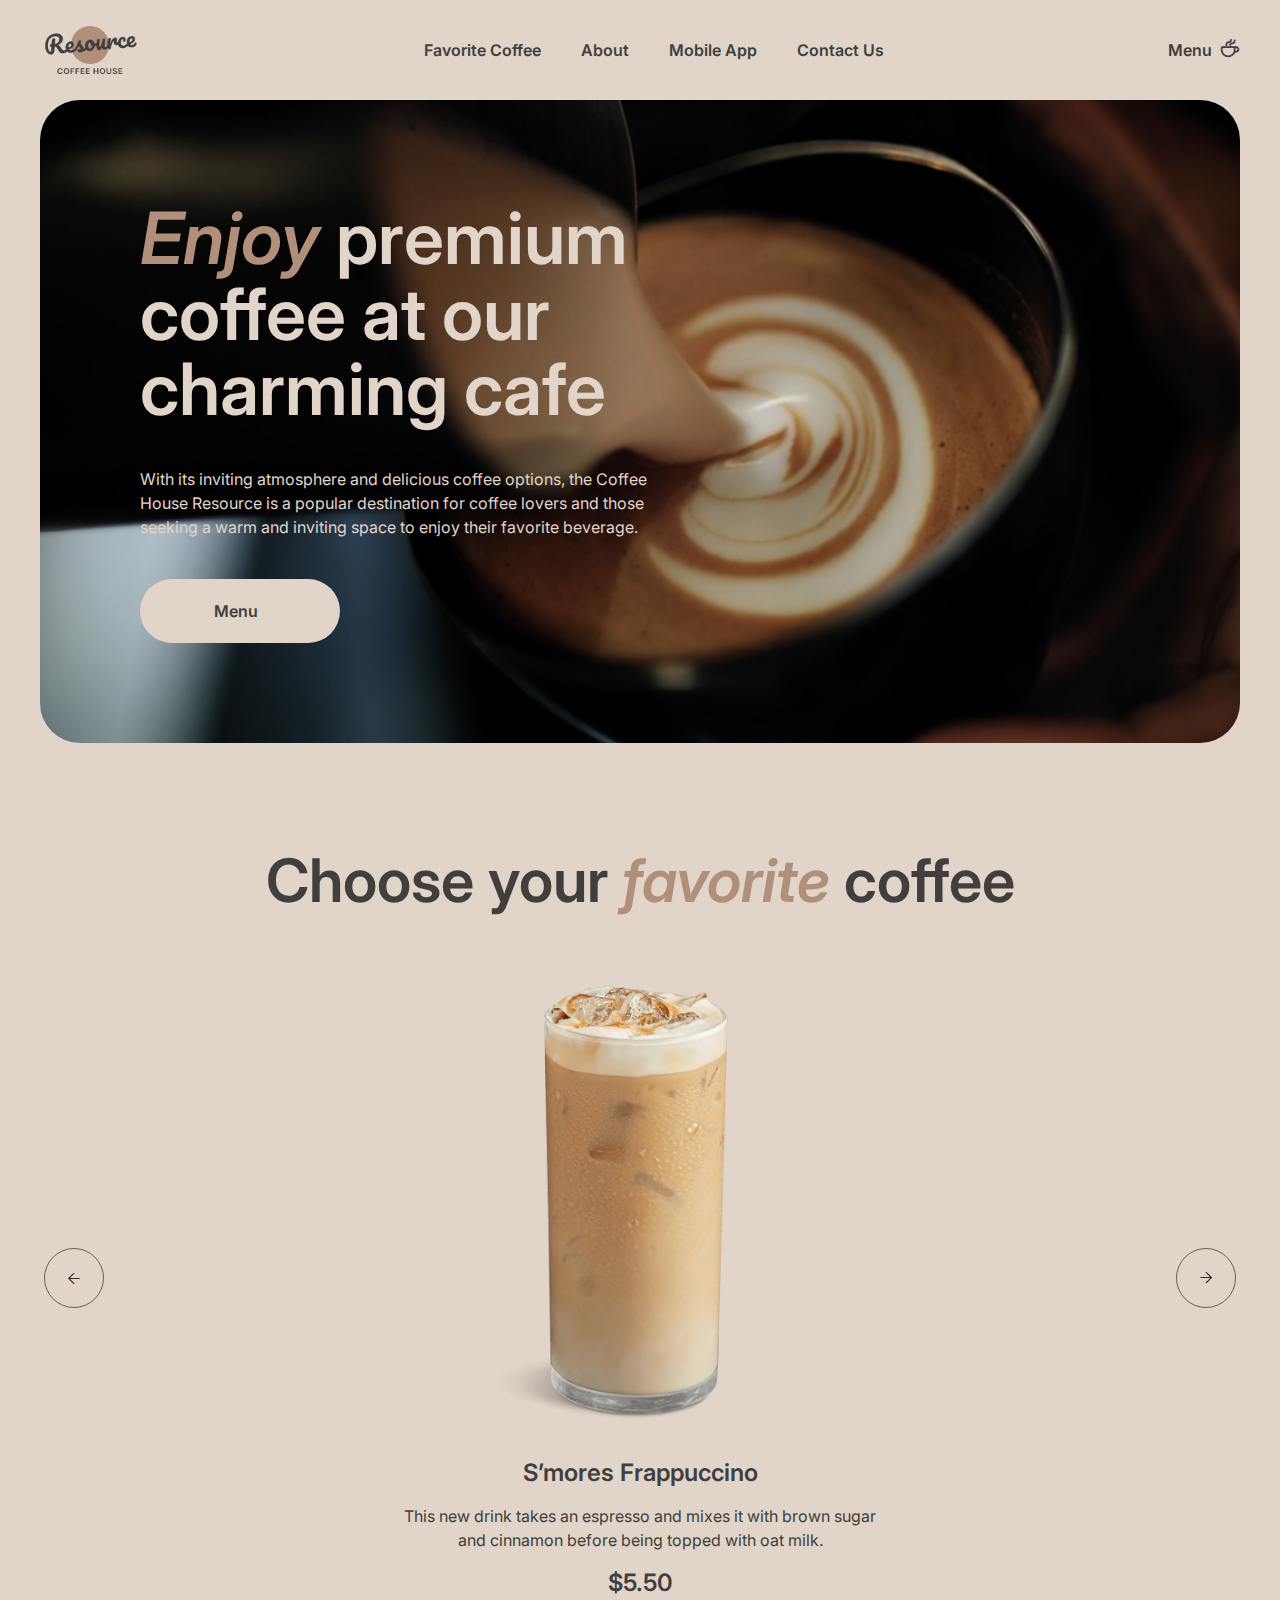
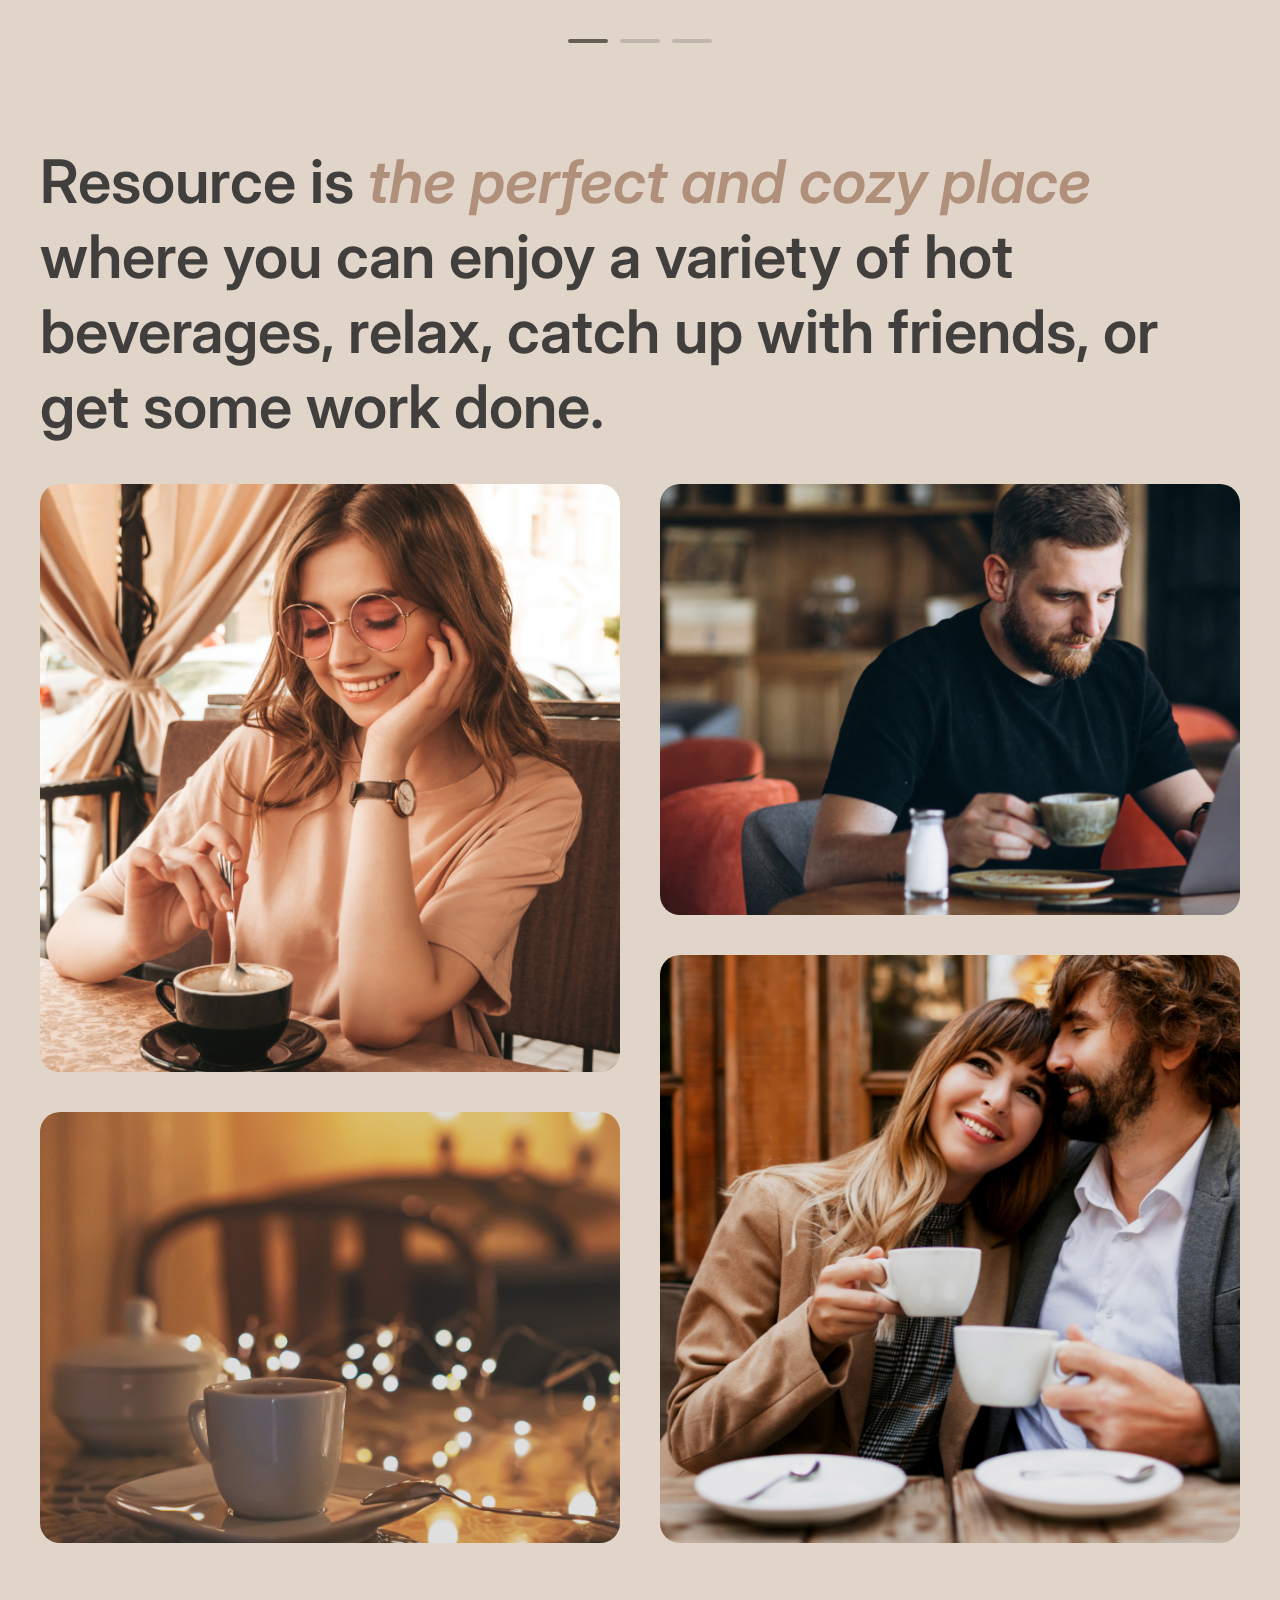
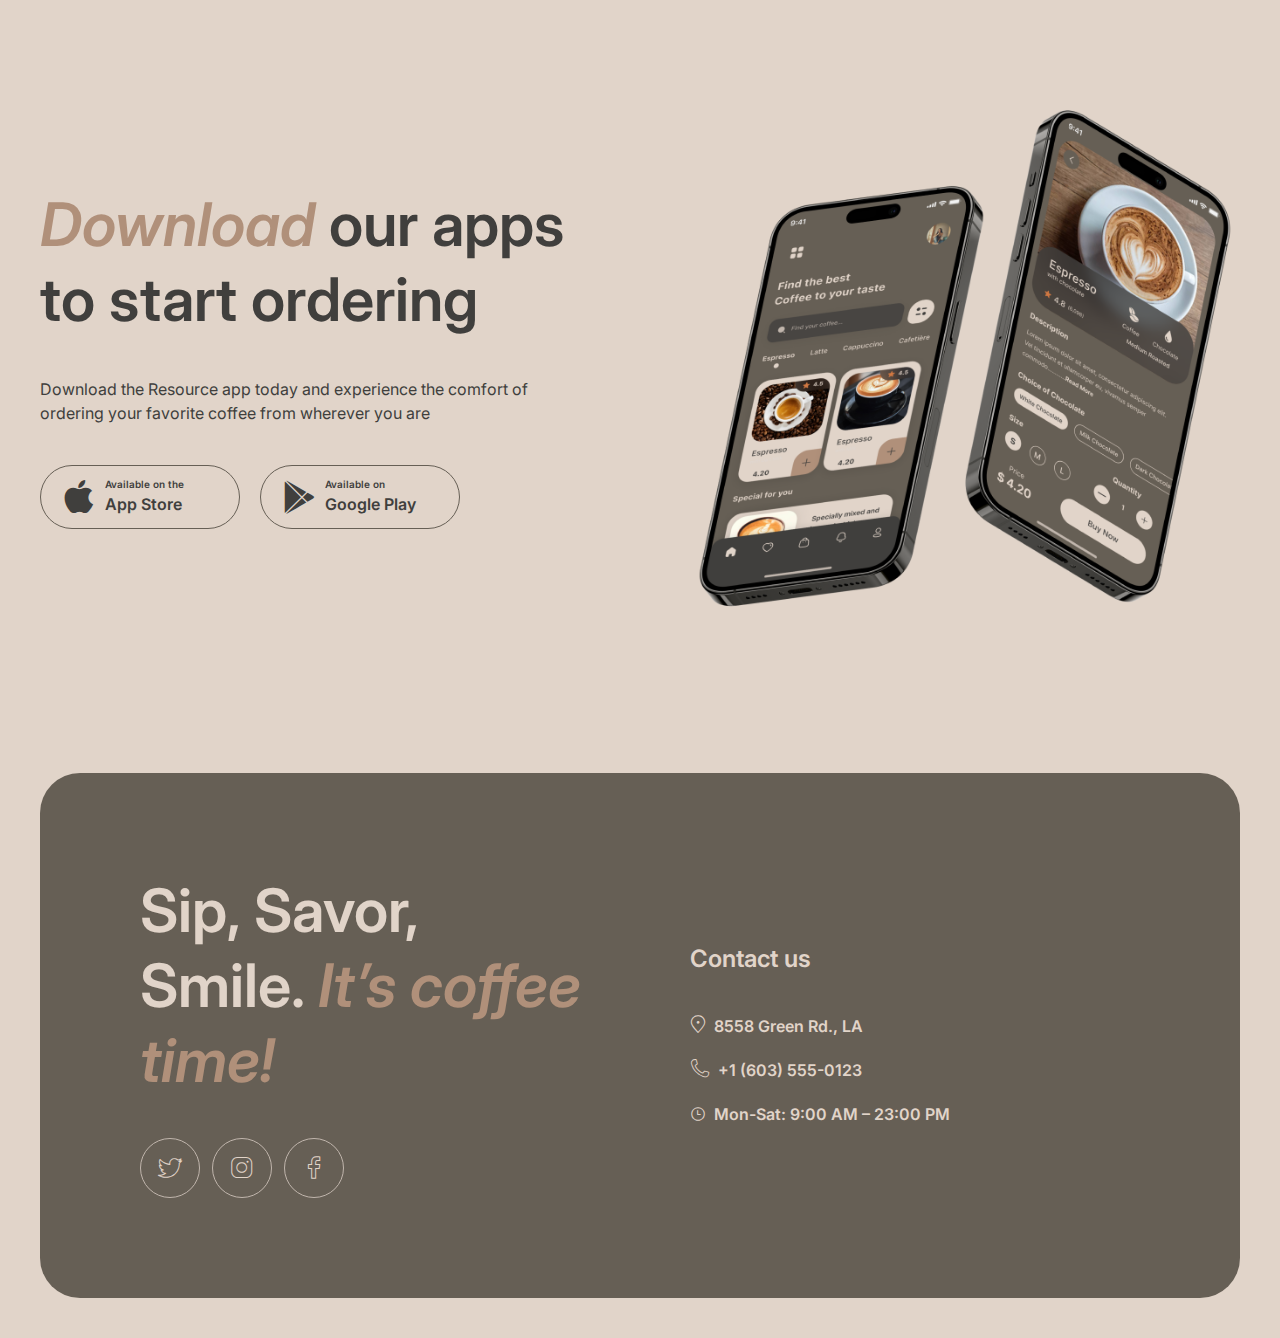
<file: index.html>
<!DOCTYPE html>
<html lang="en">
   <head>
      <meta charset="UTF-8" />
      <meta name="viewport" content="width=device-width, initial-scale=1.0" />

      <!-- Meta tags -->
      <!-- Primary Meta Tags -->
      <meta
         name="title"
         content="Welcome to Coffee House - Your Cozy Coffee Retreat"
      />
      <meta
         name="description"
         content="Discover the perfect blend of coffee and comfort at Coffee House. Enjoy our cozy atmosphere, friendly service, and a variety of delicious coffee drinks. Visit us today!"
      />

      <!-- Open Graph / Facebook -->
      <meta property="og:type" content="website" />
      <meta
         property="og:url"
         content="https://rolling-scopes-school.github.io/abduazimkhoja-JSFE2023Q4/coffee-house/index.html"
      />
      <meta
         property="og:title"
         content="Welcome to Coffee House - Your Cozy Coffee Retreat"
      />
      <meta
         property="og:description"
         content="Discover the perfect blend of coffee and comfort at Coffee House. Enjoy our cozy atmosphere, friendly service, and a variety of delicious coffee drinks. Visit us today!"
      />
      <meta
         property="og:image"
         content="https://i.postimg.cc/gjDC6rtw/coffee-house-1600-800-HOME-minify.png"
      />

      <!-- Twitter -->
      <meta property="twitter:card" content="summary_large_image" />
      <meta
         property="twitter:domain"
         content="rolling-scopes-school.github.io"
      />
      <meta
         property="twitter:url"
         content="https://rolling-scopes-school.github.io/abduazimkhoja-JSFE2023Q4/coffee-house/index.html"
      />
      <meta
         property="twitter:title"
         content="Welcome to Coffee House - Your Cozy Coffee Retreat"
      />
      <meta
         property="twitter:description"
         content="Discover the perfect blend of coffee and comfort at Coffee House. Enjoy our cozy atmosphere, friendly service, and a variety of delicious coffee drinks. Visit us today!"
      />
      <meta
         property="twitter:image"
         content="https://i.postimg.cc/gjDC6rtw/coffee-house-1600-800-HOME-minify.png"
      />

      <meta
         name="keywords"
         content="Coffee shop, Best coffee, Coffee drinks, Espresso, Specialty coffee, Cozy coffee shop, Coffee menu, Latte, Cappuccino, Freshly brewed coffee, Coffee lovers, Coffee retreat, Barista, Local coffee shop, Coffee and pastries, Coffee beans, Friendly service, Comfortable atmosphere, Coffee experience"
      />
      <meta name="robots" content="index, follow" />
      <meta http-equiv="Content-Type" content="text/html; charset=utf-8" />
      <meta name="language" content="English" />
      <meta name="author" content="Abduazimkhoja" />
      <!-- Meta tags -->

      <link rel="stylesheet" href="./css/style.css" />
      <link rel="icon" type="image/x-icon" href="./img/icons/favicon.svg" />

      <title>Coffee House</title>
   </head>

   <body>
      <div class="container">
         <header class="header flex-row">
            <a href="index.html">
               <img
                  class="logo"
                  src="./img/icons/logo.png"
                  alt="coffee house logotype"
               />
            </a>

            <nav class="nav">
               <ul class="nav__list flex-row">
                  <li class="nav__item">
                     <a href="#favorite" class="link dark nav__link"
                        >Favorite coffee</a
                     >
                  </li>
                  <li class="nav__item">
                     <a href="#about" class="link dark nav__link">About</a>
                  </li>
                  <li class="nav__item">
                     <a href="#app" class="link dark nav__link">Mobile App</a>
                  </li>
                  <li class="nav__item">
                     <a href="#contact" class="link dark nav__link"
                        >Contact Us</a
                     >
                  </li>
                  <li class="nav__item-menu">
                     <a href="menu.html" class="header__link-menu link dark"
                        >menu<i class="icon-cup"></i
                     ></a>
                  </li>
               </ul>
            </nav>

            <a href="menu.html" class="header__link-menu link dark none-768"
               >menu<i class="icon-cup"></i
            ></a>
            <button class="button-burger"></button>
         </header>
         <main class="main">
            <section id="intro" class="intro mb-extra-lg">
               <div class="intro__content">
                  <h1 class="text-light">
                     <span class="accent">Enjoy</span> premium coffee at our
                     charming cafe
                  </h1>
                  <p class="text-light">
                     With its inviting atmosphere and delicious coffee options,
                     the Coffee House Resource is a popular destination for
                     coffee lovers and those seeking a warm and inviting space
                     to enjoy their favorite beverage.
                  </p>
                  <a href="menu.html" class="button button-primary"
                     >Menu<i class="button-primary__icon icon-cup"></i
                  ></a>
               </div>
            </section>

            <section id="favorite" class="favorite">
               <h2 class="text-center mb-lg">
                  Choose your <span class="accent"> favorite </span> coffee
               </h2>
               <div class="slider flex-row">
                  <button
                     id="slider-prev"
                     class="slider__button button-circle dark left none-500"
                  >
                     <i class="icon-arrow"></i>
                  </button>

                  <div class="slider__content">
                     <ul class="slider__list"></ul>
                  </div>

                  <button
                     id="slider-next"
                     class="slider__button button-circle dark none-500"
                  >
                     <i class="icon-arrow"></i>
                  </button>
               </div>
               <div id="dots" class="flex-center slider__dots">
                  <button name="0" class="slider__dot dark active"></button>
                  <button name="1" class="slider__dot dark"></button>
                  <button name="2" class="slider__dot dark"></button>
               </div>
            </section>

            <section id="about" class="about mb-extra-lg">
               <h2 class="mb-lg">
                  Resource is
                  <span class="accent">the perfect and cozy place</span> where
                  you can enjoy a variety of hot beverages, relax, catch up with
                  friends, or get some work done.
               </h2>
               <div class="about__content">
                  <div class="about__block one">
                     <img
                        src="./img/about/about-1.jpg"
                        alt=""
                        class="zoom-image"
                     />
                  </div>
                  <div class="about__block two none-768">
                     <img
                        src="./img/about/about-2.jpg"
                        alt=""
                        class="zoom-image"
                     />
                  </div>
                  <div class="about__block three none-768">
                     <img
                        src="./img/about/about-3.jpg"
                        alt=""
                        class="zoom-image"
                     />
                  </div>
                  <div class="about__block four">
                     <img
                        src="./img/about/about-4.jpg"
                        alt=""
                        class="zoom-image"
                     />
                  </div>
               </div>
            </section>
            <section id="app" class="app mb-extra-lg">
               <div class="app__block flex-column">
                  <h2>
                     <span class="accent">Download</span>
                     our apps to start ordering
                  </h2>
                  <p>
                     Download the Resource app today and experience the comfort
                     of ordering your favorite coffee from wherever you are
                  </p>
                  <div class="app__buttons flex">
                     <a href="" class="button button-app">
                        <i class="button-app__icon icon-app-store"></i>
                        <div class="button-app__block">
                           <p class="button-app__text">Available on the</p>
                           <p class="button-app__name">App Store</p>
                        </div>
                     </a>

                     <a href="" class="button button-app">
                        <i class="button-app__icon icon-google-play"></i>
                        <div class="button-app__block">
                           <p class="button-app__text">Available on</p>
                           <p class="button-app__name">Google Play</p>
                        </div>
                     </a>
                  </div>
               </div>
               <div class="app__block">
                  <img src="./img/other/mobile.png" alt="" class="app__image" />
               </div>
            </section>
         </main>

         <footer id="contact" class="footer flex-row">
            <div class="footer__block">
               <h2 class="text-light mb-lg">
                  Sip, Savor, Smile.
                  <span class="accent">It’s coffee time!</span>
               </h2>
               <div class="footer__social flex-row">
                  <button class="button-circle light">
                     <i class="footer__icon icon-twitter"></i>
                  </button>
                  <button class="button-circle light">
                     <i class="footer__icon icon-instagram"></i>
                  </button>
                  <button class="button-circle light">
                     <i class="footer__icon icon-facebook"></i>
                  </button>
               </div>
            </div>
            <div class="footer__block text-light">
               <h3 class="mb-lg">Contact us</h3>
               <div class="footer__contact">
                  <a
                     href="https://maps.app.goo.gl/hq517kF1DYsAXYRj6"
                     class="link light"
                     ><i class="icon-location"></i>8558 Green Rd., LA</a
                  >
                  <a href="tel:+16035550123" class="link light"
                     ><i class="icon-phone"></i>+1 (603) 555-0123</a
                  >
                  <p class="text flex-row gap-sm">
                     <i class="icon-time"></i>Mon-Sat: 9:00 AM – 23:00 PM
                  </p>
               </div>
            </div>
         </footer>
      </div>

      <script type="module" src="./js/home.js"></script>
   </body>
</html>
</file>
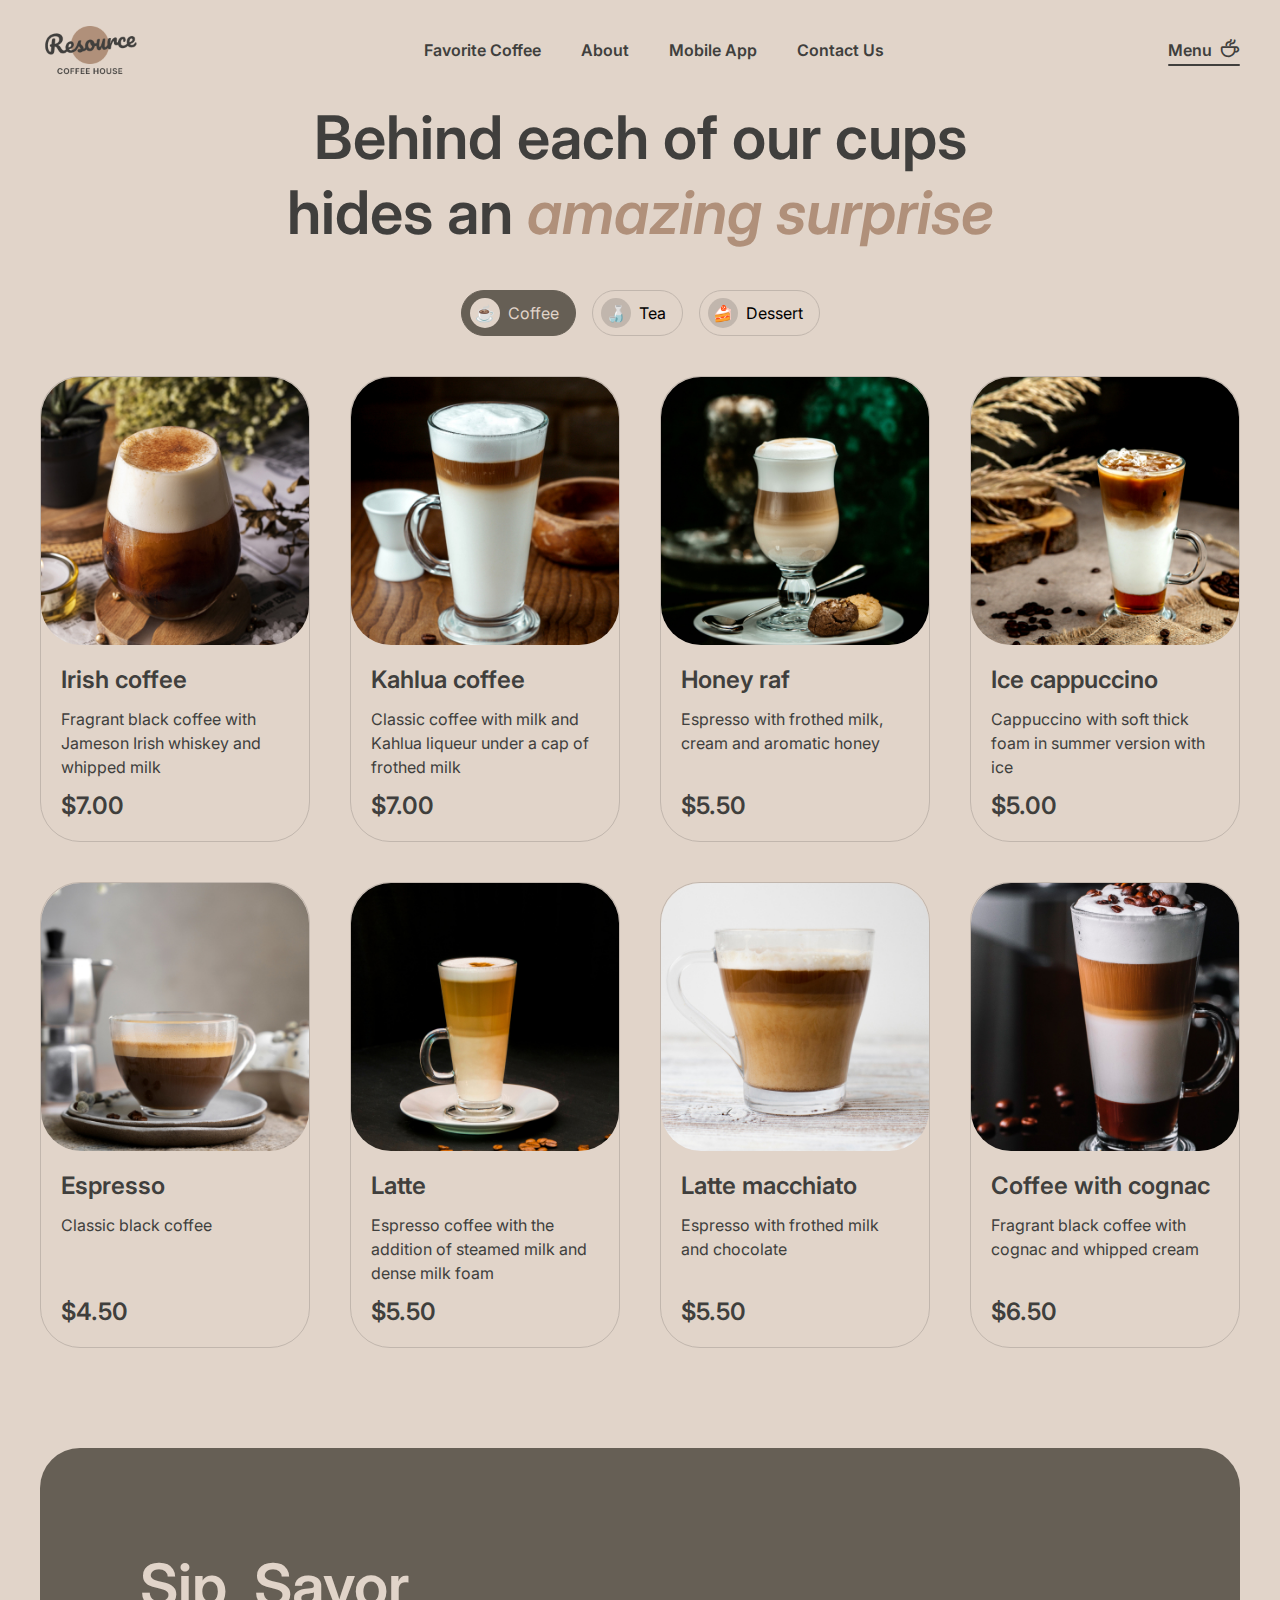
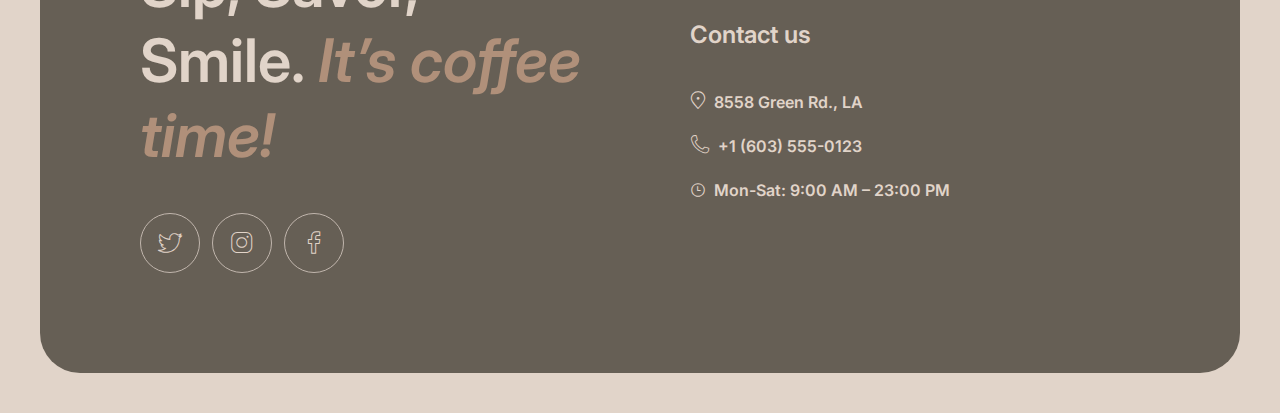
<file: menu.html>
<!DOCTYPE html>
<html lang="en">
   <head>
      <meta charset="UTF-8" />
      <meta name="viewport" content="width=device-width, initial-scale=1.0" />

      <!-- Primary Meta Tags -->
      <title>Coffee House</title>
      <meta
         name="title"
         content="Coffee House Menu - Explore Our Delicious Coffee Selection"
      />
      <meta
         name="description"
         content="Browse the Coffee House menu to find your favorite coffee drinks. From classic espressos to unique specialty brews, we have something for every coffee lover. See our full menu now!"
      />

      <!-- Open Graph / Facebook -->
      <meta property="og:type" content="website" />
      <meta
         property="og:url"
         content="https://rolling-scopes-school.github.io/abduazimkhoja-JSFE2023Q4/coffee-house/index.html"
      />
      <meta
         property="og:title"
         content="Coffee House Menu - Explore Our Delicious Coffee Selection"
      />
      <meta
         property="og:description"
         content="Browse the Coffee House menu to find your favorite coffee drinks. From classic espressos to unique specialty brews, we have something for every coffee lover. See our full menu now!"
      />
      <meta
         property="og:image"
         content="https://i.postimg.cc/gjDC6rtw/coffee-house-1600-800-HOME-minify.png"
      />

      <!-- Twitter -->
      <meta property="twitter:card" content="summary_large_image" />
      <meta
         property="twitter:domain"
         content="rolling-scopes-school.github.io"
      />
      <meta
         property="twitter:url"
         content="https://rolling-scopes-school.github.io/abduazimkhoja-JSFE2023Q4/coffee-house/index.html"
      />
      <meta
         property="twitter:title"
         content="Coffee House Menu - Explore Our Delicious Coffee Selection"
      />
      <meta
         property="twitter:description"
         content="Browse the Coffee House menu to find your favorite coffee drinks. From classic espressos to unique specialty brews, we have something for every coffee lover. See our full menu now!"
      />
      <meta
         property="twitter:image"
         content="https://i.postimg.cc/gjDC6rtw/coffee-house-1600-800-HOME-minify.png"
      />

      <meta
         name="keywords"
         content="Coffee shop, Best coffee, Coffee drinks, Espresso, Specialty coffee, Cozy coffee shop, Coffee menu, Latte, Cappuccino, Freshly brewed coffee, Coffee lovers, Coffee retreat, Barista, Local coffee shop, Coffee and pastries, Coffee beans, Friendly service, Comfortable atmosphere, Coffee experience"
      />
      <meta name="robots" content="index, follow" />
      <meta http-equiv="Content-Type" content="text/html; charset=utf-8" />
      <meta name="language" content="English" />
      <meta name="author" content="Abduazimkhoja" />

      <link rel="stylesheet" href="./css/style.css" />
      <link rel="icon" type="image/x-icon" href="./img/icons/favicon.svg" />

      <title>Menu</title>
   </head>

   <body>
      <dialog id="productModal" class="modal"></dialog>
      <div class="container">
         <header class="header flex-row">
            <a href="index.html">
               <img
                  class="logo"
                  src="./img/icons/logo.png"
                  alt="coffee house logotype"
               />
            </a>

            <nav class="nav">
               <ul class="nav__list flex-row">
                  <li class="nav__item">
                     <a href="index.html#favorite" class="link dark nav__link"
                        >Favorite coffee</a
                     >
                  </li>
                  <li class="nav__item">
                     <a href="index.html#about" class="link dark nav__link"
                        >About</a
                     >
                  </li>
                  <li class="nav__item">
                     <a href="index.html#app" class="link dark nav__link"
                        >Mobile App</a
                     >
                  </li>
                  <li class="nav__item">
                     <a href="#contact" class="link dark nav__link"
                        >Contact Us</a
                     >
                  </li>
                  <li class="nav__item-menu">
                     <a
                        href="menu.html"
                        class="header__link-menu link dark active"
                        >menu<i class="icon-cup"></i
                     ></a>
                  </li>
               </ul>
            </nav>

            <a
               href="menu.html"
               class="header__link-men active link dark none-768"
               >menu<i class="icon-cup"></i
            ></a>
            <button class="button-burger"></button>
         </header>

         <main class="main">
            <section class="product mb-extra-lg">
               <h2 class="main__title">
                  Behind each of our cups hides an
                  <span class="accent">amazing surprise</span>
               </h2>
               <div class="product__filter flex-row">
                  <button name="coffee" class="product__tab button-tab active">
                     <i class="button-tab__icon">☕️</i>Coffee
                  </button>
                  <button name="tea" class="product__tab button-tab">
                     <i class="button-tab__icon">🍶</i>Tea
                  </button>
                  <button name="dessert" class="product__tab button-tab">
                     <i class="button-tab__icon">🍰</i>Dessert
                  </button>
               </div>

               <ul class="product__list"></ul>
               <button class="product__load button-circle dark">
                  <i class="icon-refresh"></i>
               </button>
            </section>
         </main>

         <footer id="contact" class="footer flex-row">
            <div class="footer__block">
               <h2 class="text-light mb-lg">
                  Sip, Savor, Smile.
                  <span class="accent">It’s coffee time!</span>
               </h2>
               <div class="footer__social flex-row">
                  <button class="button-circle light">
                     <i class="footer__icon icon-twitter"></i>
                  </button>
                  <button class="button-circle light">
                     <i class="footer__icon icon-instagram"></i>
                  </button>
                  <button class="button-circle light">
                     <i class="footer__icon icon-facebook"></i>
                  </button>
               </div>
            </div>
            <div class="footer__block text-light">
               <h3 class="mb-lg">Contact us</h3>
               <div class="footer__contact">
                  <a
                     href="https://maps.app.goo.gl/hq517kF1DYsAXYRj6"
                     class="link light"
                     ><i class="icon-location"></i>8558 Green Rd., LA</a
                  >
                  <a href="tel:+16035550123" class="link light"
                     ><i class="icon-phone"></i>+1 (603) 555-0123</a
                  >
                  <p class="text flex-row gap-sm">
                     <i class="icon-time"></i>Mon-Sat: 9:00 AM – 23:00 PM
                  </p>
               </div>
            </div>
         </footer>
      </div>

      <script type="module" src="./js/menu.js"></script>
   </body>
</html>

<!-- 🍶 🍰 ☕️ -->
</file>
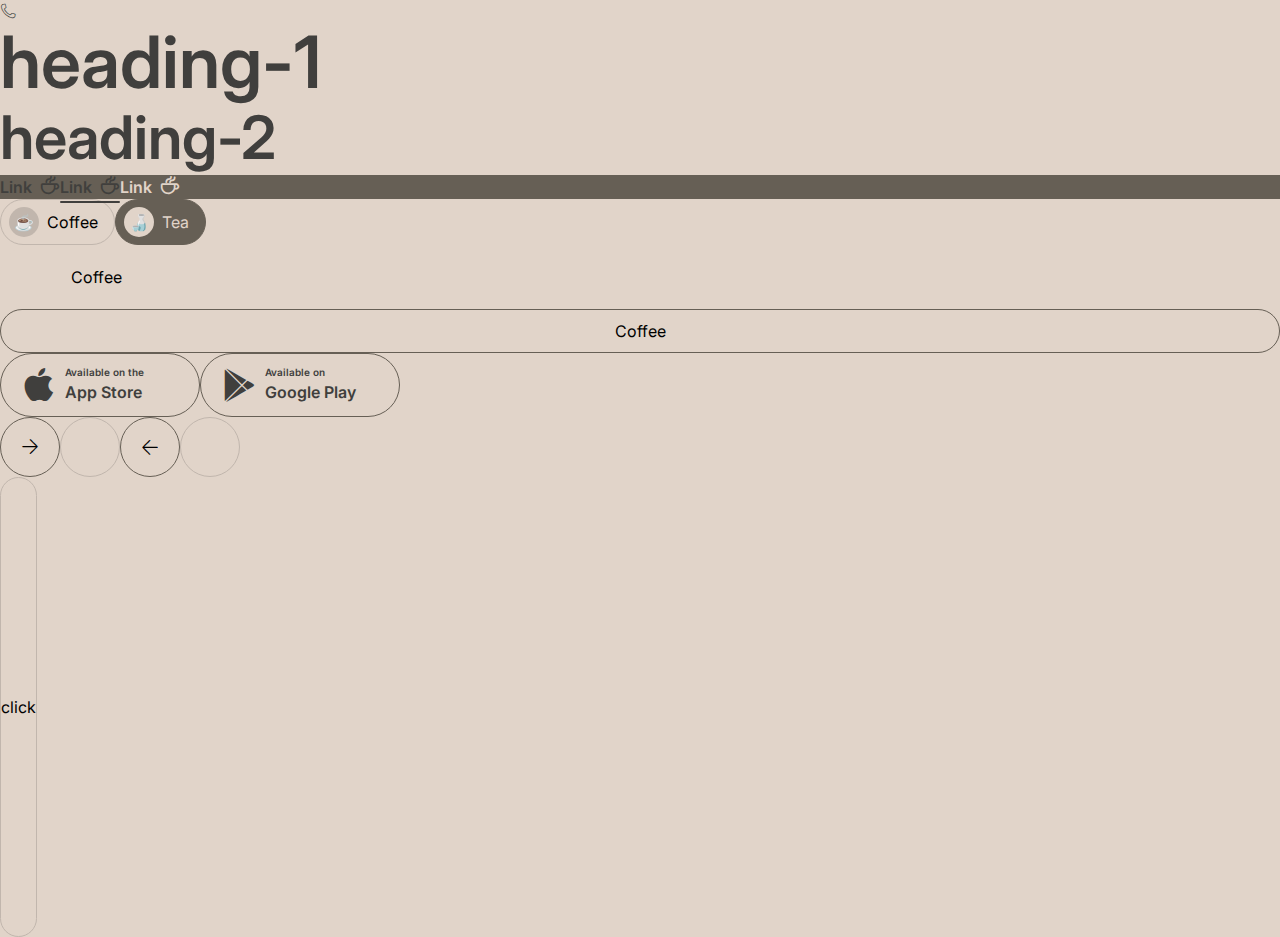
<file: test.html>
<!DOCTYPE html>
<html lang="en">

<head>
	<meta charset="UTF-8">
	<meta name="viewport" content="width=device-width, initial-scale=1.0">
	<link rel="stylesheet" href="./css/style.css">
	<link rel="icon" type="image/x-icon" href="./img/icons/favicon.svg">
	<title>Coffee house</title>
</head>

<body>
	<dialog id="productModal" class="modal">
		<div class="modal__wrap">
			<div class="modal__image">
				<img src="./img/product/coffee-1.jpg" alt="">
			</div>
			<ul class="modal__content">
				<li class="modal__text">
					<h3 class="modal__name">Irish coffee</h3>
					<p class="modal__description">Fragrant black coffee with Jameson Irish whiskey and whipped milk
					</p>
				</li>
				<li class="modal__addons">
					<p>Size</p>
					<div id="modalSize" class="modal__size flex-row gap-sm">
						<button class="button-tab active"><i class="button-tab__icon">s</i></button>
						<button class="button-tab"><i class="button-tab__icon">m</i></button>
						<button class="button-tab"><i class="button-tab__icon">l</i></button>
					</div>
				</li>
				<li class="modal__addons">
					<p>Additives</p>
					<div id="modalAdditives" class="modal__additives flex-row gap-sm">
						<button class="button-tab"><i class="button-tab__icon">1</i></button>
						<button class="button-tab"><i class="button-tab__icon">2</i></button>
						<button class="button-tab"><i class="button-tab__icon">3</i></button>
					</div>
				</li>
				<li class="modal__total flex-row">
					<h3>Total:</h3>
					<h3>$000</h3>
				</li>
				<li class="modal__info ">
					<i class="icon-info"></i>
					<p class="caption">The cost is not final. Download our mobile app to see the final price and place your
						order. Earn loyalty points and your favorite coffee with up to 20% discount.</p>
				</li>
				<li id="modalClose" class="modal__close">
					<button class="button-secondary">Close</button>
				</li>
			</ul>
		</div>
	</dialog>

	<dialog>
		<h2>heloo</h2>
		<p>Lorem ipsum, dolor sit amet consectetur adipisicing elit. Vero vel ea quae. Ullam tenetur similique dolores?
		</p>
	</dialog>
	<i class="icon-phone"></i>
	<h1>heading-1</h1>
	<h2>heading-2</h2>

	<div class="flex bg-container">
		<a href="" class="link dark">link<i class="icon-cup"></i></a>
		<a href="" class="link dark active">link<i class="icon-cup"></i></a>
		<a href="" class="link light">link<i class="icon-cup"></i></a>
	</div>
	<!-- <div class="zoom"><img src="./img/about/about-1.jpg" alt="" class="zoom-image"></div> -->
	<div class="product"></div>

	<div class="flex">
		<button class="button-tab"><i class="button-tab__icon">☕️</i>Coffee</button>
		<button class="button-tab active"><i class="button-tab__icon">🍶</i>Tea</button>
	</div>

	<button class="button-primary">Coffee<i class="button-primary__icon icon-cup"></i></button>
	<button class="button-secondary">Coffee</button>

	<div class="flex">
		<button class="button-app">
			<i class="button-app__icon icon-app-store"></i>
			<div class="button-app__block">
				<p class="button-app__text">Available on the</p>
				<p class="button-app__name">App Store</p>
			</div>
		</button>

		<button class="button-app">
			<i class="button-app__icon icon-google-play"></i>
			<div class="button-app__block">
				<p class="button-app__text">Available on</p>
				<p class="button-app__name">Google Play</p>
			</div>
		</button>
	</div>

	<div class="flex">
		<!-- right -->
		<button class="button-circle dark"><i class="icon-arrow"></i></button>
		<button class="button-circle light"><i class="icon-arrow"></i></button>
		<!-- left -->
		<button class="button-circle dark left"><i class="icon-arrow"></i></button>
		<button class="button-circle light left"><i class="icon-arrow"></i></button>
	</div>

	<div class="flex">
		<button class="button-burger"></button>
		<button class="button-burger active"></button>
	</div>
	<button class="product__card">click</button>



	<script src="./js/utils/product-modal.js"></script>

</body>

<!-- 🍶 🍰 ☕️ -->

</html>
</file>
<file: css/style.css>
@import url("./variables/variables.css"); /* variables */

/* elementary style */
@import url("./reset.css"); /* null style */
@import url("./base.css"); /* basic style */
@import url("../img/icons/fonts/icons.css"); /* font icons */

/* component style */
@import url("./components/link.css"); /* links style */
@import url("./components/button.css"); /* buttons style */
@import url("./components/zoom-image.css"); /* image zoom on hover  */
@import url("./components/slider-dot.css"); /* slider dot  */

/* layout style */
@import url("./layout/header.css"); /* header style */
@import url("./layout/main.css"); /* main style */
@import url("./layout/footer.css"); /* footer style */
@import url("./layout/main-menu.css"); /* Menu Page main style */
@import url("./layout/modal.css"); /* Menu Page main style */

/* media query */
@import url("./media/media-hover.css"); /* hover effect */
@import url("./media/media-1200.css"); /* Menu Page main style */
@import url("./media/media-768.css"); /* Menu Page main style */
@import url("./media/media-500.css"); /* Menu Page main style */
</file>
